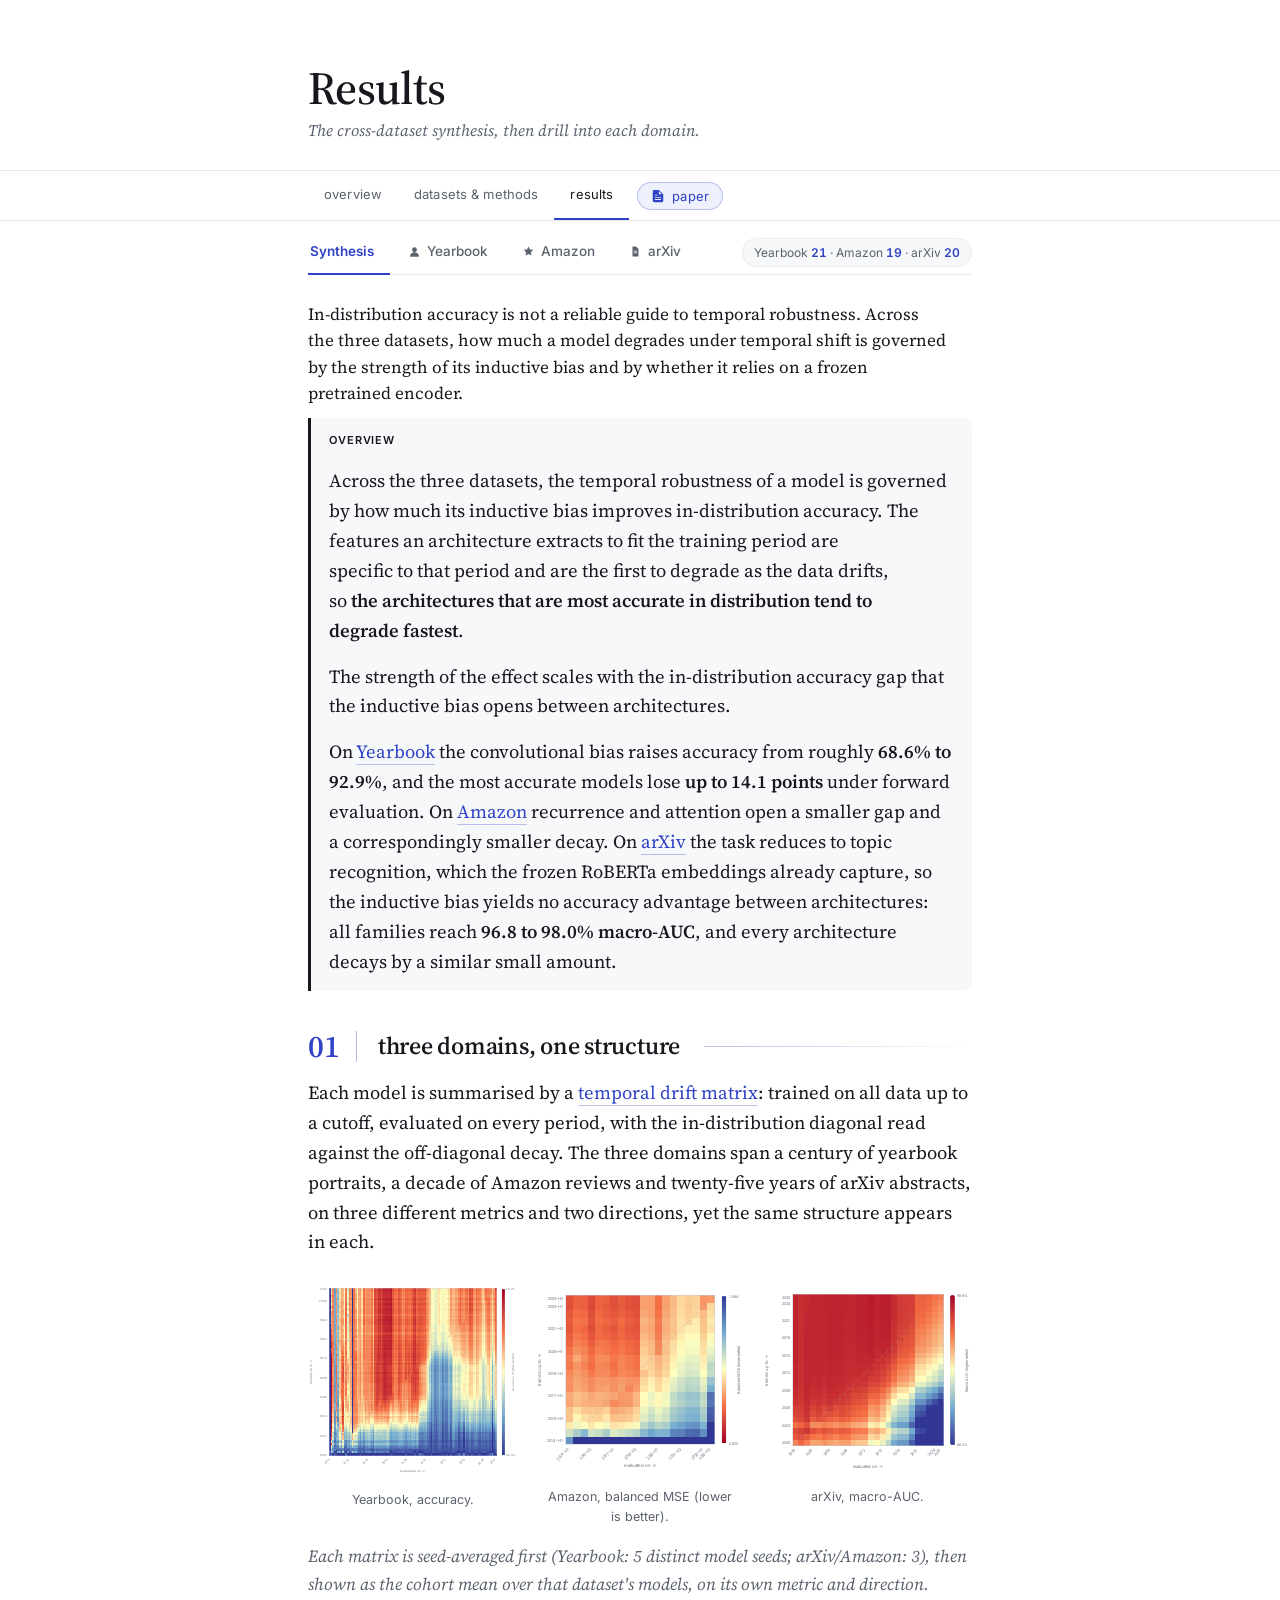
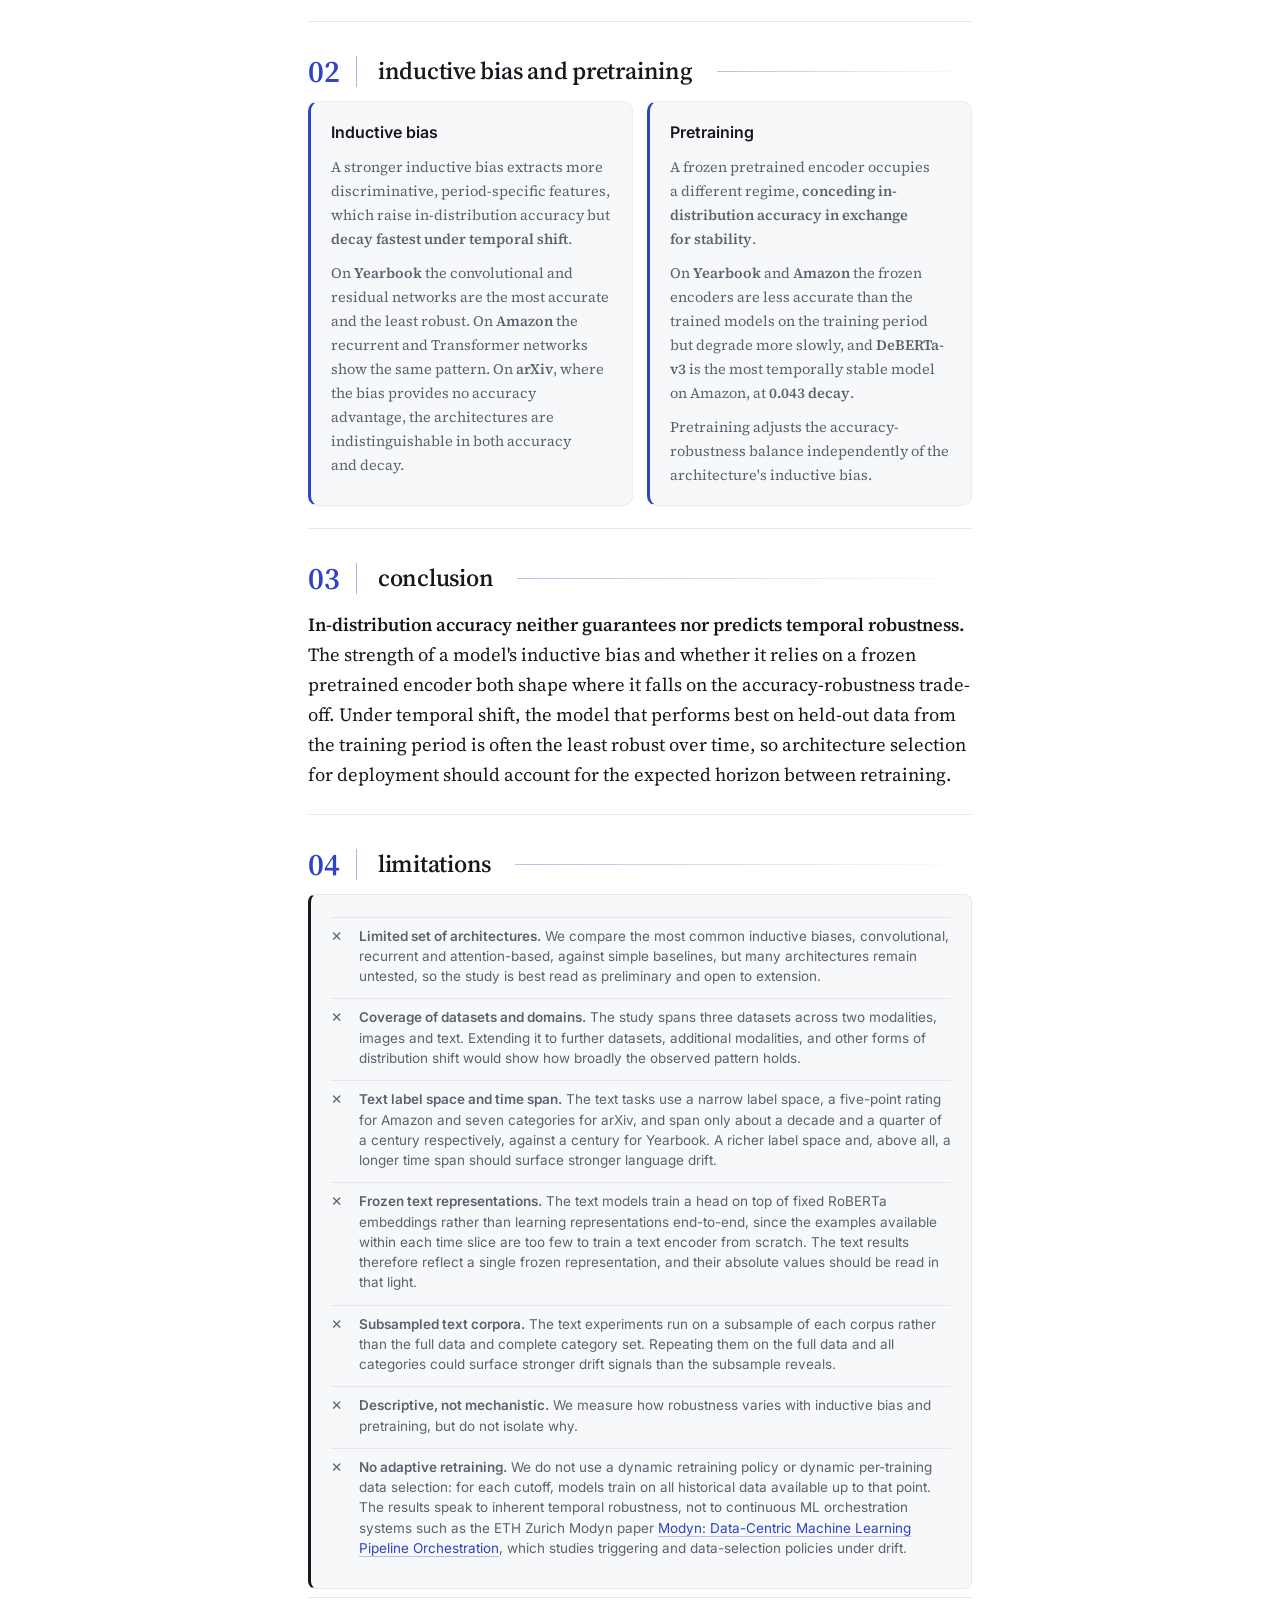
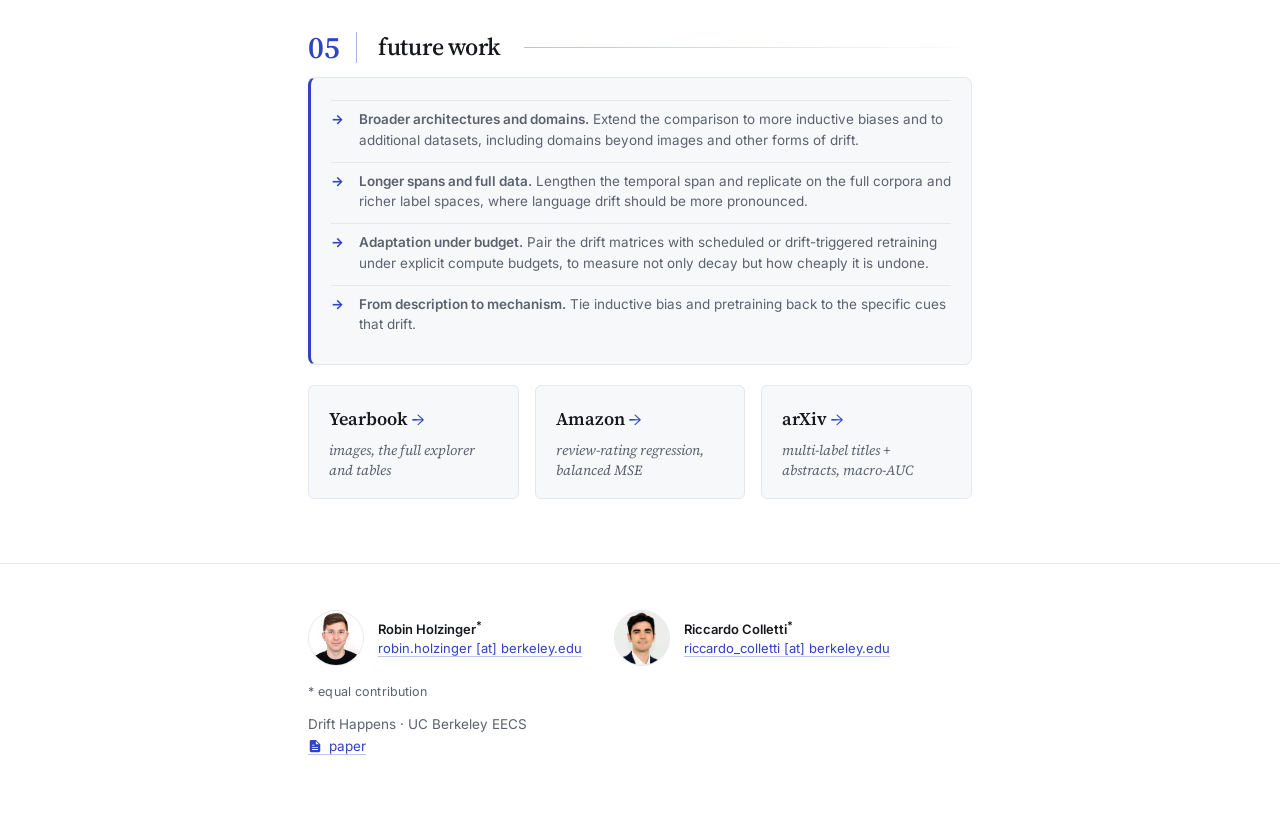
<file: results.html>
<!doctype html>
<html lang="en">
  <head>
    <meta charset="utf-8" />
    <meta name="viewport" content="width=device-width, initial-scale=1" />
    <title>Drift Happens · results</title>
    <meta name="description" content="The cross-dataset synthesis. In-distribution accuracy neither guarantees nor predicts temporal robustness, and inductive bias and pretraining set the trade." />
    <link rel="icon" href="favicon.svg" type="image/svg+xml" />
    <link rel="stylesheet" href="css/base.css" />
    <link rel="stylesheet" href="css/header.css" />
    <link rel="stylesheet" href="css/hero.css" />
    <link rel="stylesheet" href="css/content.css" />
    <link rel="stylesheet" href="css/extra.css" />
    <link rel="stylesheet" href="css/responsive.css" />
    <link rel="stylesheet" href="css/lightbox.css" />
    <link rel="stylesheet" href="css/site.css" />
  </head>
  <body>
    <header>
      <div class="wrap">
        <h1>Results</h1>
        <div class="sub">The cross-dataset synthesis, then drill into each domain.</div>
        <button class="navtoggle" aria-label="open menu" aria-expanded="false">
          <svg viewBox="0 0 22 22" width="24" height="24" aria-hidden="true"><path d="M3 6 H19 M3 11 H19 M3 16 H19" stroke="currentColor" stroke-width="2" fill="none" stroke-linecap="round" /></svg>
        </button>
      </div>
    </header>

    <nav class="tabs2">
      <div class="wrap">
        <div class="navlinks">
          <a href="index.html">overview</a>
          <a href="methods.html">datasets &amp; methods</a>
          <a href="results.html" class="here">results</a>
          <a class="doc" href="drift-happens.pdf"
            ><svg class="docmark" viewBox="0 0 16 16" width="14" height="14" aria-hidden="true">
              <path
                fill="currentColor"
                d="M9 1H3.5A1.5 1.5 0 0 0 2 2.5v11A1.5 1.5 0 0 0 3.5 15h9a1.5 1.5 0 0 0 1.5-1.5V6L9 1zm0 1.5L12.5 6H9V2.5zM4.5 6.5h3v1h-3v-1zm0 2.5h7v1h-7v-1zm0 2.5h7v1h-7v-1z"
              /></svg
            >paper</a
          >
        </div>
      </div>
    </nav>

    <div class="wrap">
      <nav class="subnav" aria-label="results sections">
        <a href="results.html" class="here">Synthesis</a>
        <a href="yearbook-results.html"
          ><svg class="dsi" viewBox="0 0 16 16" aria-hidden="true">
            <circle cx="8" cy="5.9" r="3" />
            <path d="M2.5 14.5a5.5 5.5 0 0 1 11 0z" /></svg
          >Yearbook</a
        >
        <a href="amazon-results.html"
          ><svg class="dsi" viewBox="0 0 16 16" aria-hidden="true"><path d="M8 1.7l1.78 3.74 4.12.5-3.02 2.83.78 4.06L8 10.93l-3.66 1.93.78-4.06L2.1 5.94l4.12-.5z" /></svg>Amazon</a
        >
        <a href="arxiv-results.html"
          ><svg class="dsi" viewBox="0 0 16 16" aria-hidden="true">
            <path d="M4.3 1.9h4.2l3.2 3.1v9H4.3z" />
            <rect x="5.7" y="7.1" width="4.6" height="0.95" rx="0.4" fill="#fff" />
            <rect x="5.7" y="9.3" width="4.6" height="0.95" rx="0.4" fill="#fff" /></svg
          >arXiv</a
        >
        <span class="chip"
          >Yearbook <b><span data-val="yearbook/models"></span></b> · Amazon <b><span data-val="amazon_reviews/models"></span></b> · arXiv <b><span data-val="arxiv/models"></span></b
        ></span>
      </nav>

      <p class="reveal" style="margin: 14px 0 4px; font-size: 17px; line-height: 1.55">
        In-distribution accuracy is not a reliable guide to temporal robustness. Across the three datasets, how much a model degrades under temporal shift is governed by the strength of its inductive
        bias and by whether it relies on a frozen pretrained encoder.
      </p>

      <div class="claim reveal" style="margin: 12px 0 6px">
        <span class="lbl">Overview</span>
        <p>
          Across the three datasets, the temporal robustness of a model is governed by how much its inductive bias improves in-distribution accuracy. The features an architecture extracts to fit the
          training period are specific to that period and are the first to degrade as the data drifts, so <b>the architectures that are most accurate in distribution tend to degrade fastest</b>.
        </p>
        <p>The strength of the effect scales with the in-distribution accuracy gap that the inductive bias opens between architectures.</p>
        <p>
          On <a href="yearbook-results.html">Yearbook</a> the convolutional bias raises accuracy from roughly
          <b><span data-val="yearbook/scratch/indist-min"></span>% to <span data-val="yearbook/scratch/indist-max"></span>%</b>, and the most accurate models lose
          <b>up to <span data-val="yearbook/model/cnn_m/decay"></span> points</b> under forward evaluation. On <a href="amazon-results.html">Amazon</a> recurrence and attention open a smaller gap and
          a correspondingly smaller decay. On <a href="arxiv-results.html">arXiv</a> the task reduces to topic recognition, which the frozen RoBERTa embeddings already capture, so the inductive bias
          yields no accuracy advantage between architectures: all families reach
          <b><span data-val="arxiv/scratch/indist-min"></span> to <span data-val="arxiv/scratch/indist-max"></span>% macro-AUC</b>, and every architecture decays by a similar small amount.
        </p>
      </div>

      <section class="reveal">
        <h2 class="h"><span class="cm">//</span> <span class="id">01</span> &nbsp;three domains, one structure</h2>
        <p>
          Each model is summarised by a <a href="methods.html#protocol">temporal drift matrix</a>: trained on all data up to a cutoff, evaluated on every period, with the in-distribution diagonal read
          against the off-diagonal decay. The three domains span a century of yearbook portraits, a decade of Amazon reviews and twenty-five years of arXiv abstracts, on three different metrics and
          two directions, yet the same structure appears in each.
        </p>
        <div class="smallmults">
          <figure>
            <div class="drift-anim" data-src="data/yearbook.json"></div>
            <figcaption>Yearbook, accuracy.</figcaption>
          </figure>
          <figure>
            <div class="drift-anim" data-src="data/amazon_reviews.json"></div>
            <figcaption>Amazon, balanced MSE (lower is better).</figcaption>
          </figure>
          <figure>
            <div class="drift-anim" data-src="data/arxiv.json"></div>
            <figcaption>arXiv, macro-AUC.</figcaption>
          </figure>
        </div>
        <p class="dimnote">
          Each matrix is seed-averaged first (Yearbook: 5 distinct model seeds; arXiv/Amazon: 3), then shown as the cohort mean over that dataset's models, on its own metric and direction.
        </p>
      </section>

      <section class="reveal">
        <h2 class="h"><span class="cm">//</span> <span class="id">02</span> &nbsp;inductive bias and pretraining</h2>
        <div class="findcards synth">
          <div class="findcard">
            <div class="fc-h">Inductive bias</div>
            <p>A stronger inductive bias extracts more discriminative, period-specific features, which raise in-distribution accuracy but <b>decay fastest under temporal shift</b>.</p>
            <p>
              On <b>Yearbook</b> the convolutional and residual networks are the most accurate and the least robust. On <b>Amazon</b> the recurrent and Transformer networks show the same pattern. On
              <b>arXiv</b>, where the bias provides no accuracy advantage, the architectures are indistinguishable in both accuracy and decay.
            </p>
          </div>
          <div class="findcard">
            <div class="fc-h">Pretraining</div>
            <p>A frozen pretrained encoder occupies a different regime, <b>conceding in-distribution accuracy in exchange for stability</b>.</p>
            <p>
              On <b>Yearbook</b> and <b>Amazon</b> the frozen encoders are less accurate than the trained models on the training period but degrade more slowly, and <b>DeBERTa-v3</b> is the most
              temporally stable model on Amazon, at <b><span data-val="amazon_reviews/model/deberta_v3_base_frozen/decay"></span> decay</b>.
            </p>
            <p>Pretraining adjusts the accuracy-robustness balance independently of the architecture's inductive bias.</p>
          </div>
        </div>
      </section>

      <section class="reveal">
        <h2 class="h"><span class="cm">//</span> <span class="id">03</span> &nbsp;conclusion</h2>
        <p>
          <b>In-distribution accuracy neither guarantees nor predicts temporal robustness.</b> The strength of a model's inductive bias and whether it relies on a frozen pretrained encoder both shape
          where it falls on the accuracy-robustness trade-off. Under temporal shift, the model that performs best on held-out data from the training period is often the least robust over time, so
          architecture selection for deployment should account for the expected horizon between retraining.
        </p>
      </section>

      <section class="reveal">
        <h2 class="h"><span class="cm">//</span> <span class="id">04</span> &nbsp;limitations</h2>
        <div class="lcard limits">
          <ul>
            <li>
              <span
                ><b>Limited set of architectures.</b> We compare the most common inductive biases, convolutional, recurrent and attention-based, against simple baselines, but many architectures remain
                untested, so the study is best read as preliminary and open to extension.</span
              >
            </li>
            <li>
              <span
                ><b>Coverage of datasets and domains.</b> The study spans three datasets across two modalities, images and text. Extending it to further datasets, additional modalities, and other
                forms of distribution shift would show how broadly the observed pattern holds.</span
              >
            </li>
            <li>
              <span
                ><b>Text label space and time span.</b> The text tasks use a narrow label space, a five-point rating for Amazon and seven categories for arXiv, and span only about a decade and a
                quarter of a century respectively, against a century for Yearbook. A richer label space and, above all, a longer time span should surface stronger language drift.</span
              >
            </li>
            <li>
              <span
                ><b>Frozen text representations.</b> The text models train a head on top of fixed RoBERTa embeddings rather than learning representations end-to-end, since the examples available
                within each time slice are too few to train a text encoder from scratch. The text results therefore reflect a single frozen representation, and their absolute values should be read in
                that light.</span
              >
            </li>
            <li>
              <span
                ><b>Subsampled text corpora.</b> The text experiments run on a subsample of each corpus rather than the full data and complete category set. Repeating them on the full data and all
                categories could surface stronger drift signals than the subsample reveals.</span
              >
            </li>
            <li>
              <span><b>Descriptive, not mechanistic.</b> We measure how robustness varies with inductive bias and pretraining, but do not isolate why.</span>
            </li>
            <li>
              <span
                ><b>No adaptive retraining.</b> We do not use a dynamic retraining policy or dynamic per-training data selection: for each cutoff, models train on all historical data available up to
                that point. The results speak to inherent temporal robustness, not to continuous ML orchestration systems such as the ETH Zurich Modyn paper
                <a href="https://doi.org/10.1145/3709705" target="_blank" rel="noopener">Modyn: Data-Centric Machine Learning Pipeline Orchestration</a>, which studies triggering and data-selection
                policies under drift.</span
              >
            </li>
          </ul>
        </div>
      </section>

      <section class="reveal">
        <h2 class="h"><span class="cm">//</span> <span class="id">05</span> &nbsp;future work</h2>
        <div class="lcard future">
          <ul>
            <li>
              <span
                ><b>Broader architectures and domains.</b> Extend the comparison to more inductive biases and to additional datasets, including domains beyond images and other forms of drift.</span
              >
            </li>
            <li>
              <span><b>Longer spans and full data.</b> Lengthen the temporal span and replicate on the full corpora and richer label spaces, where language drift should be more pronounced.</span>
            </li>
            <li>
              <span
                ><b>Adaptation under budget.</b> Pair the drift matrices with scheduled or drift-triggered retraining under explicit compute budgets, to measure not only decay but how cheaply it is
                undone.</span
              >
            </li>
            <li>
              <span><b>From description to mechanism.</b> Tie inductive bias and pretraining back to the specific cues that drift.</span>
            </li>
          </ul>
        </div>

        <div class="nextlinks">
          <a class="navcard" href="yearbook-results.html"
            ><span class="nl-t">Yearbook <span class="nl-arr">&rarr;</span></span
            ><span class="nl-d">images, the full explorer and tables</span></a
          >
          <a class="navcard" href="amazon-results.html"
            ><span class="nl-t">Amazon <span class="nl-arr">&rarr;</span></span
            ><span class="nl-d">review-rating regression, balanced MSE</span></a
          >
          <a class="navcard" href="arxiv-results.html"
            ><span class="nl-t">arXiv <span class="nl-arr">&rarr;</span></span
            ><span class="nl-d">multi-label titles + abstracts, macro-AUC</span></a
          >
        </div>
      </section>
    </div>

    <footer>
      <div class="wrap">
        <div class="authors" style="margin-bottom: 16px">
          <div class="author">
            <img src="assets/authors/robin.png" alt="Robin Holzinger" width="56" height="56" />
            <div class="meta">
              <span class="nm">Robin Holzinger<sup>*</sup></span
              ><br /><a href="#" data-contact-email="robin" aria-label="Email Robin Holzinger"
                ><span>robin</span><span>.</span><span>holzinger</span> <span>[at]</span> <span>berkeley</span><span>.</span><span>edu</span></a
              >
            </div>
          </div>
          <div class="author">
            <img src="assets/authors/riccardo.png" alt="Riccardo Colletti" width="56" height="56" />
            <div class="meta">
              <span class="nm">Riccardo Colletti<sup>*</sup></span
              ><br /><a href="#" data-contact-email="riccardo" aria-label="Email Riccardo Colletti"
                ><span>riccardo</span><span>_</span><span>colletti</span> <span>[at]</span> <span>berkeley</span><span>.</span><span>edu</span></a
              >
            </div>
          </div>
        </div>
        <div class="eqnote">* equal contribution</div>
        Drift Happens &middot; UC Berkeley EECS<br />
        <a class="doc" href="drift-happens.pdf"
          ><svg class="docmark" viewBox="0 0 16 16" width="14" height="14" aria-hidden="true">
            <path
              fill="currentColor"
              d="M9 1H3.5A1.5 1.5 0 0 0 2 2.5v11A1.5 1.5 0 0 0 3.5 15h9a1.5 1.5 0 0 0 1.5-1.5V6L9 1zm0 1.5L12.5 6H9V2.5zM4.5 6.5h3v1h-3v-1zm0 2.5h7v1h-7v-1zm0 2.5h7v1h-7v-1z"
            /></svg
          >paper</a
        >
      </div>
    </footer>

    <script src="js/matrixview.js?v=15"></script>
    <script src="js/driftmatrix.js?v=14" defer></script>
    <script src="js/values.js?v=1" defer></script>
    <script src="js/reveal.js"></script>
    <script src="js/contact.js" defer></script>
    <script src="js/nav.js"></script>
    <script src="js/lightbox.js?v=3"></script>
  </body>
</html>
</file>
<file: css/base.css>
/* base.css - design tokens, reset, layout primitives, typography, links.
   Modern Ink: editorial serif, single indigo accent, hairline rules. */

@import url("https://fonts.googleapis.com/css2?family=Source+Serif+4:ital,opsz,wght@0,8..60,400..600;1,8..60,400..500&family=Inter:wght@400;500;600&display=swap");

:root {
  --paper: #ffffff;
  --card: #f7f8fa;
  --fg: #16181d;
  --ink: #16181d;
  --dim: #5b626e;
  --line: #e9ecf0;
  --rule: #e4e7ec;
  --accent: #2f43c4; /* ink indigo - the single UI accent */
  --accent-soft: #eef0fc;
  --hl: #dde2fb; /* highlight wash behind emphasised words */
  --link: #2f43c4;
  --warn: #c0392b; /* warm red - limitations / negative emphasis */

  --serif: "Source Serif 4", Georgia, "Times New Roman", serif;
  --sans: "Inter", system-ui, -apple-system, "Segoe UI", sans-serif;
  --mono: "SFMono-Regular", Menlo, Consolas, monospace;
}
* {
  box-sizing: border-box;
}
html {
  scroll-behavior: smooth;
  overflow-x: hidden;
  -webkit-text-size-adjust: 100%;
}
body {
  margin: 0;
  background: var(--paper);
  color: var(--fg);
  font-family: var(--serif);
  font-size: 18.5px;
  line-height: 1.62;
  font-weight: 400;
  -webkit-font-smoothing: antialiased;
  text-rendering: optimizeLegibility;
}
.wrap {
  max-width: 720px;
  margin: 0 auto;
  padding: 0 28px;
}
::selection {
  background: var(--accent);
  color: #fff;
}

a {
  color: var(--accent);
  text-decoration: none;
  border-bottom: 1px solid color-mix(in srgb, var(--accent) 32%, transparent);
}
a:hover {
  border-bottom-color: var(--accent);
}
a:focus-visible,
button:focus-visible,
input:focus-visible {
  outline: 2px solid var(--accent);
  outline-offset: 2px;
  border-radius: 3px;
}
a.ext::after {
  content: " \2197";
  font-family: var(--sans);
  font-size: 0.82em;
  color: var(--dim);
}
.doc {
  white-space: nowrap;
}
.docmark {
  display: inline-block;
  vertical-align: -2px;
  margin-right: 7px;
}

p {
  margin: 0.85em 0;
}
.lead {
  font-size: 21px;
  line-height: 1.5;
}
.dim {
  color: var(--dim);
}
.small {
  font-size: 14.5px;
}
b,
strong {
  font-weight: 600;
}
hr {
  border: none;
  border-top: 1px solid var(--line);
  margin: 36px 0;
}

.reveal {
  opacity: 0;
  transform: translateY(16px);
  transition:
    opacity 0.6s ease,
    transform 0.6s cubic-bezier(0.22, 0.61, 0.36, 1);
}
.reveal.in {
  opacity: 1;
  transform: none;
}
@media (prefers-reduced-motion: reduce) {
  .reveal {
    opacity: 1;
    transform: none;
    transition: none;
  }
}

img,
svg {
  max-width: 100%;
  height: auto;
}
.block,
.forms .inner {
  overflow-x: auto;
}
mjx-container[display="true"] {
  overflow-x: auto;
  overflow-y: hidden;
  max-width: 100%;
}
.cap-mini {
  display: none;
}
</file>
<file: css/header.css>
/* header.css - light editorial masthead, wordmark, top nav, mobile hamburger. */

header {
  border-bottom: 1px solid var(--rule);
  padding: 58px 0 26px;
  background: var(--paper);
  color: var(--ink);
}
header .wrap {
  position: relative;
}
.navtoggle {
  all: unset;
  display: none;
  position: absolute;
  top: 50%;
  right: 0;
  transform: translateY(-50%);
  cursor: pointer;
  color: var(--ink);
  padding: 8px;
  border: 1px solid var(--rule);
  border-radius: 8px;
  z-index: 80;
}
.navtoggle:hover {
  background: var(--card);
}

h1 {
  font-family: var(--serif);
  font-size: clamp(30px, 5vw, 46px);
  line-height: 1.08;
  margin: 0.1em 0 0.12em;
  font-weight: 560;
  letter-spacing: -0.015em;
  color: var(--ink);
}
h1 .h1ds {
  height: 0.8em;
  width: auto;
  margin-right: 0.34em;
  vertical-align: -0.06em;
  fill: var(--accent);
}
h1 .h1ds.photo {
  width: 0.8em;
  border-radius: 50%;
  object-fit: cover;
}
h1 .hl {
  color: var(--accent);
}
h1 .brand {
  display: block;
  color: var(--accent);
  letter-spacing: -0.02em;
}
h1 .tagline {
  display: block;
  font-size: 0.52em;
  font-weight: 500;
  font-style: italic;
  color: var(--dim);
  margin-top: 10px;
  line-height: 1.3;
}
.sub {
  color: var(--dim);
  font-size: 16px;
  font-style: italic;
  margin-top: 6px;
}

/* byline: small round photos + name + affiliation, paper-style, at the top */
.byline {
  display: flex;
  flex-wrap: wrap;
  align-items: center;
  gap: 14px 26px;
  margin-top: 20px;
}
.author-top {
  display: flex;
  align-items: center;
  gap: 11px;
}
.author-top img {
  width: 40px;
  height: 40px;
  border-radius: 50%;
  object-fit: cover;
  border: 1px solid var(--rule);
  background: var(--card);
}
.author-top .who {
  display: flex;
  flex-direction: column;
  line-height: 1.25;
}
.author-top .who b {
  font-family: var(--serif);
  font-weight: 600;
  font-size: 16px;
  color: var(--ink);
}
.author-top .who .aff {
  font-family: var(--sans);
  font-size: 12.5px;
  color: var(--dim);
}

/* sticky section tabs - quiet, hairline-ruled, sans labels */
nav.tabs2 {
  position: sticky;
  top: 0;
  z-index: 30;
  background: color-mix(in srgb, var(--paper) 88%, transparent);
  backdrop-filter: saturate(1.1) blur(6px);
  border-bottom: 1px solid var(--rule);
}
nav.tabs2 .wrap {
  display: flex;
  gap: 0;
  flex-wrap: wrap;
  align-items: center;
  padding-top: 0;
  padding-bottom: 0;
  font-family: var(--sans);
  font-size: 13px;
  letter-spacing: 0.01em;
}
.navlinks {
  display: flex;
  flex-wrap: wrap;
  align-items: center;
}
.navclose {
  display: none;
}
nav.tabs2 a {
  border: none;
  border-bottom: 2px solid transparent;
  padding: 13px 16px;
  color: var(--dim);
}
nav.tabs2 .navlinks a:first-child {
  padding-left: 16px;
  margin-left: -16px;
}
nav.tabs2 a:hover {
  color: var(--ink);
}
nav.tabs2 a.here {
  color: var(--ink);
  border-bottom-color: var(--accent);
}
nav.tabs2 a.here:hover {
  color: var(--ink);
}

/* desktop: external resources read as distinct pills, set apart from the page tabs */
@media (min-width: 601px) {
  nav.tabs2 .navlinks a.doc {
    border: 1px solid var(--rule);
    border-bottom: 1px solid var(--rule);
    border-radius: 999px;
    padding: 6px 13px;
    align-self: center;
    line-height: 1;
    transition:
      background 0.16s ease,
      color 0.16s ease,
      border-color 0.16s ease;
  }
  nav.tabs2 .navlinks a.doc {
    margin-left: 8px;
    background: var(--accent-soft);
    color: var(--accent);
    border-color: color-mix(in srgb, var(--accent) 28%, transparent);
  }
  nav.tabs2 .navlinks a.doc:hover {
    background: var(--accent);
    color: #fff;
    border-color: var(--accent);
  }
}
</file>
<file: css/hero.css>
.hero {
  margin: 30px 0 8px;
  padding: 0 0 14px;
}
.hero-inner {
  display: flex;
  flex-direction: column;
  align-items: stretch;
  gap: 16px;
}
.hero .eyebrow {
  font-family: var(--sans);
  font-size: 11.5px;
  font-weight: 600;
  color: var(--accent);
  letter-spacing: 0.16em;
  text-transform: uppercase;
  display: inline-flex;
  align-items: center;
  align-self: flex-start;
  padding-left: 11px;
  border-left: 2px solid var(--accent);
  line-height: 1.15;
}
.hero-title {
  font-family: var(--serif);
  font-size: clamp(28px, 4.6vw, 42px);
  line-height: 1.12;
  margin: 0;
  font-weight: 560;
  letter-spacing: 0;
}
.hero-title span {
  color: var(--accent);
}
.hero-sub {
  font-size: 18px;
  line-height: 1.5;
  color: var(--dim);
  margin: 0;
  max-width: 54ch;
  font-style: italic;
}
.herobox {
  margin: 16px 0 6px;
  width: 100%;
}
.hero .drift-replay {
  margin: 0;
}
.hero .rp-stage {
  max-width: 390px;
}
.hero .herobox figcaption {
  font-family: var(--sans);
  margin-top: 8px;
}
.sheet {
  background: var(--paper);
  border-top: 1px solid var(--rule);
}
.hero .cta {
  display: flex;
  flex-wrap: wrap;
  gap: 10px;
  margin-top: 6px;
}
.btn {
  display: inline-flex;
  align-items: center;
  gap: 8px;
  font-family: var(--sans);
  font-size: 13.5px;
  font-weight: 500;
  line-height: 1;
  padding: 11px 17px;
  border: 1px solid var(--rule);
  border-radius: 999px;
  background: var(--paper);
  color: var(--ink);
  transition:
    background 0.18s ease,
    color 0.18s ease,
    border-color 0.18s ease;
}
.btn:hover {
  background: var(--ink);
  color: #fff;
  border-color: var(--ink);
}
.btn.solid {
  background: var(--accent);
  color: #fff;
  border-color: var(--accent);
}
.btn.solid:hover {
  background: #243598;
  border-color: #243598;
}

.nextlinks {
  display: grid;
  grid-template-columns: 1fr 1fr;
  gap: 16px;
  margin-top: 20px;
}
.navcard {
  display: block;
  border: 1px solid var(--rule);
  border-radius: 6px;
  background: var(--card);
  padding: 18px 20px;
  transition:
    border-color 0.18s ease,
    transform 0.18s ease,
    background 0.18s ease;
}
.navcard:hover {
  border-color: var(--accent);
  transform: translateY(-2px);
  background: var(--paper);
}
.navcard .nl-t {
  display: block;
  font-weight: 600;
  color: var(--ink);
  font-size: 18px;
  font-family: var(--serif);
}
.navcard .nl-arr {
  color: var(--accent);
}
.navcard .nl-d {
  display: block;
  color: var(--dim);
  font-size: 14px;
  margin-top: 6px;
  line-height: 1.45;
  font-style: italic;
}
</file>
<file: css/content.css>
/* content.css - sections, headings, math blocks, theorems, forms,
   curve player, tables, galleries, figures, footer. Modern Ink. */

/* sections read as an editorial column: open, separated by a hairline rule */
.wrap > section {
  padding: 34px 0 8px;
  margin: 0;
  border-top: 1px solid var(--rule);
}
.wrap > section:first-of-type {
  border-top: none;
}

h2.h {
  font-family: var(--serif);
  font-size: 24px;
  font-weight: 560;
  letter-spacing: -0.01em;
  margin: 0 0 14px;
  display: flex;
  align-items: center;
  gap: 16px;
  line-height: 1.2;
}
h2.h .cm {
  display: none;
} /* drop the // marker */
h2.h .id {
  font-family: var(--serif);
  font-size: 31px;
  font-weight: 600;
  letter-spacing: 0;
  color: var(--accent);
  border-right: 1px solid color-mix(in srgb, var(--accent) 30%, var(--rule));
  padding: 0 16px 0 0;
  flex: none;
  line-height: 1;
}
.note {
  color: var(--dim);
  font-size: 14.5px;
  line-height: 1.5;
}
.forms .row {
  border: none;
  border-top: 1px solid var(--rule);
  margin: 0;
  background: transparent;
}
.forms .row:last-child {
  border-bottom: 1px solid var(--rule);
}
.forms .row > button {
  all: unset;
  box-sizing: border-box;
  display: flex;
  justify-content: space-between;
  align-items: center;
  width: 100%;
  cursor: pointer;
  padding: 16px 4px;
  font-family: var(--serif);
  font-size: 18px;
}
.forms .row > button:hover {
  color: var(--accent);
}
.forms .row .arr {
  color: var(--accent);
  transition: transform 0.25s;
  font-size: 1.2em;
}
.forms .row.open .arr {
  transform: rotate(90deg);
}
.forms .row .panel {
  max-height: 0;
  overflow: hidden;
  transition: max-height 0.35s ease;
}
.forms .row.open .panel {
  max-height: 360px;
}
.forms .row .panel .inner {
  padding: 2px 4px 18px;
}
.player-top .note {
  font-style: italic;
}
.tasks button.on {
  background: var(--ink);
  color: #fff;
  border-color: var(--ink);
}

/* tables / kill-fraction bars / galleries */
table {
  border-collapse: collapse;
  width: 100%;
  font-family: var(--sans);
  font-size: 14px;
  margin: 16px 0;
}
th,
td {
  border-bottom: 1px solid var(--rule);
  padding: 9px 12px;
  text-align: right;
}
th:first-child,
td:first-child {
  text-align: left;
}
thead th {
  background: transparent;
  color: var(--ink);
  font-weight: 600;
  border-bottom: 2px solid var(--ink);
}
h3.grp {
  font-family: var(--sans);
  font-size: 13px;
  font-weight: 600;
  letter-spacing: 0.04em;
  text-transform: uppercase;
  color: var(--dim);
  margin: 30px 0 4px;
  padding-bottom: 8px;
  border-bottom: 1px solid var(--rule);
}

/* two small side-by-side explanatory figures */
.twofig {
  display: flex;
  gap: 18px;
  flex-wrap: wrap;
  justify-content: center;
  margin: 18px 0;
}
.twofig figure {
  flex: 1 1 220px;
  max-width: 320px;
  margin: 0;
  border: 1px solid var(--rule);
  border-radius: 6px;
  background: var(--card);
  padding: 12px 12px 8px;
}
.twofig figure > img {
  display: block;
  width: 100%;
  height: auto;
  margin: 2px auto 0;
  background: #fff;
  border-radius: 2px;
}
.twofig figcaption {
  margin-top: 8px;
}
.algo-tab.on {
  background: var(--ink);
  color: #fff;
}
.algo-tab:not(.on):hover {
  background: var(--card);
}

/* generic figure captions (overview duo / inline figures) */
figcaption.note {
  font-style: italic;
}

/* footer + authors - light, hairline top */
footer {
  border-top: 1px solid var(--rule);
  background: var(--paper);
  margin-top: 56px;
  padding: 40px 0 64px;
  color: var(--dim);
  font-family: var(--sans);
  font-size: 13.5px;
  line-height: 1.6;
}
footer .wrap {
}
footer a {
  color: var(--accent);
}
.authors {
  display: flex;
  gap: 32px;
  flex-wrap: wrap;
  margin-top: 6px;
}
.author {
  display: flex;
  gap: 14px;
  align-items: center;
}
.author img {
  width: 56px;
  height: 56px;
  border-radius: 50%;
  border: 1px solid var(--rule);
  object-fit: cover;
  background: var(--card);
}
/* equal-contribution footnote, sat right under the author lists (header + footer) */
.eqnote {
  font-family: var(--sans);
  font-size: 12.5px;
  color: var(--dim);
  letter-spacing: 0.01em;
  margin: 8px 0 12px;
}
.author .nm {
  font-weight: 600;
  color: var(--ink);
}
.author .meta {
  font-size: 13px;
  line-height: 1.5;
}
.author .meta a {
  border-bottom: 1px solid color-mix(in srgb, var(--accent) 32%, transparent);
}

/* ---------- editorial details ---------- */

/* drop cap on the opening paragraph */
.lead::first-letter {
  float: left;
  font-family: var(--serif);
  font-weight: 600;
  color: var(--accent);
  font-size: 3.1em;
  line-height: 0.8;
  padding: 7px 11px 0 0;
}

/* section heading: a hairline rule trails the title to the right margin,
   tinted with the accent so the indigo threads through the whole line */
h2.h::after {
  content: "";
  flex: 1 1 auto;
  align-self: center;
  height: 1px;
  background: linear-gradient(90deg, color-mix(in srgb, var(--accent) 24%, var(--rule)), transparent);
  margin-left: 8px;
}

/* accent list markers, with a touch more air */
section ul {
  padding-left: 1.25em;
}
section ul li {
  margin: 0.3em 0;
  padding-left: 0.2em;
}
section ul li::marker {
  color: var(--accent);
}

/* tabular figures so columns and readouts line up */
table,
.curve-legend,
.killrow,
.player-top .note {
  font-variant-numeric: tabular-nums;
}

/* tidy line breaks */
h1,
h2.h,
.hero-title,
.title {
  text-wrap: balance;
}
p,
.lead,
.note,
figcaption {
  text-wrap: pretty;
}
</file>
<file: css/extra.css>
/* ---------- generic card grids ---------- */
.cardgrid {
  display: grid;
  gap: 16px;
  margin: 18px 0 6px;
}
.cardgrid.cols-2 {
  grid-template-columns: repeat(2, 1fr);
}
.cardgrid.cols-3 {
  grid-template-columns: repeat(3, 1fr);
}
.card {
  border: 1px solid var(--rule);
  border-radius: 8px;
  background: var(--card);
  padding: 20px;
  transition:
    border-color 0.18s ease,
    transform 0.18s ease,
    background 0.18s ease;
}
.card:hover {
  border-color: color-mix(in srgb, var(--accent) 45%, var(--rule));
  transform: translateY(-2px);
}
.card .ct {
  font-family: var(--serif);
  font-weight: 600;
  font-size: 19px;
  margin: 0 0 6px;
  line-height: 1.25;
}
.card .ct .ix {
  color: var(--accent);
}
.card p {
  margin: 0;
  font-size: 15.5px;
  color: var(--dim);
  line-height: 1.5;
}

/* contribution cards carry a small accent eyebrow */
.card .eb {
  font-family: var(--sans);
  font-size: 11px;
  font-weight: 600;
  letter-spacing: 0.14em;
  text-transform: uppercase;
  color: var(--accent);
  display: block;
  margin-bottom: 8px;
}

/* ---------- dataset cards ---------- */
.dataset .ct {
  display: flex;
  align-items: baseline;
  justify-content: space-between;
  gap: 12px;
  border-bottom: 1px solid var(--rule);
  padding-bottom: 10px;
  margin-bottom: 12px;
}

/* saliency comparison (labelled strips by model and cutoff) */
.saliency-grid {
  display: grid;
  grid-template-columns: repeat(2, 1fr);
  gap: 16px;
  margin: 14px 0;
}
.saliency-grid figure {
  margin: 0;
  border: 1px solid var(--rule);
  border-radius: 8px;
  background: var(--card);
  overflow: hidden;
}
.saliency-grid .sh {
  font-family: var(--sans);
  font-size: 12.5px;
  font-weight: 600;
  color: var(--ink);
  background: var(--accent-soft);
  padding: 8px 12px;
  border-bottom: 1px solid var(--rule);
}
.saliency-grid img {
  display: block;
  width: 100%;
  height: auto;
  padding: 12px;
  background: #fff;
}
.conclusion .num {
  flex: none;
  width: 34px;
  height: 34px;
  border-radius: 50%;
  background: var(--accent);
  color: #fff;
  font-family: var(--serif);
  font-weight: 600;
  display: flex;
  align-items: center;
  justify-content: center;
}

/* ---------- limitations / future work ---------- */
.twocol {
  display: grid;
  grid-template-columns: 1fr 1fr;
  gap: 18px;
  margin: 16px 0 6px;
}
.lcard {
  border: 1px solid var(--rule);
  border-radius: 8px;
  background: var(--card);
  padding: 18px 20px;
}
.lcard.future {
  border-left: 3px solid var(--accent);
}
.lcard.limits {
  border-left: 3px solid var(--ink);
}
.lcard h4 {
  font-family: var(--sans);
  font-size: 12px;
  font-weight: 600;
  letter-spacing: 0.08em;
  text-transform: uppercase;
  color: var(--dim);
  margin: 0 0 10px;
}
.lcard ul {
  list-style: none;
  margin: 0;
  padding: 0;
}
.lcard li {
  display: grid;
  grid-template-columns: 18px 1fr;
  gap: 10px;
  padding: 8px 0;
  border-top: 1px solid var(--rule);
  font-family: var(--sans);
  font-size: 13.5px;
  color: var(--dim);
  line-height: 1.5;
}
.lcard li::before {
  font-weight: 700;
}
.lcard.future li::before {
  content: "\2192";
  color: var(--accent);
}
.lcard.limits li::before {
  content: "\2715";
  color: var(--dim);
}

/* ---------- responsive ---------- */
@media (max-width: 720px) {
  .methodgrid,
  .pairgrid {
    grid-template-columns: 1fr;
  }
  .pairgrid figure {
    position: static;
  }
}
@media (max-width: 600px) {
  .cardgrid.cols-2,
  .cardgrid.cols-3,
  .drift-types,
  .conclusions,
  .twocol,
  .saliency-grid {
    grid-template-columns: 1fr;
  }
}
</file>
<file: css/responsive.css>
@media (max-width: 600px) {
  body {
    font-size: 16px;
    line-height: 1.6;
  }
  .wrap {
    padding: 0 24px;
  }
  .hero,
  .lead,
  .algos,
  .wrap > p {
    padding-left: 2px;
    padding-right: 2px;
  }
  .wrap > section {
    padding: 26px 0 6px;
  }
  p {
    margin: 0.8em 0;
  }
  h1 {
    font-size: 30px;
  }
  .sub {
    font-size: 15px;
  }
  h2.h {
    font-size: 21px;
    margin-bottom: 12px;
    gap: 10px;
  }
  .lead {
    font-size: 18px;
    line-height: 1.5;
    margin: 18px 0 4px;
  }
  .small,
  .note,
  .proof {
    font-size: 14px;
  }
  ul {
    padding-left: 22px;
  }
  header h1 {
    padding-right: 40px;
  }

  /* top nav collapses; the header hamburger opens a side drawer */
  .navtoggle {
    display: flex;
    align-items: center;
    justify-content: center;
    right: 18px;
  }
  header h1,
  header .sub {
    padding-right: 56px;
  }
  nav.tabs2 {
    position: static;
    background: transparent;
    border-bottom: none;
    height: 0;
    backdrop-filter: none;
  }
  nav.tabs2 .wrap {
    display: block;
    height: 0;
    min-height: 0;
    padding: 0;
    overflow: visible;
  }
  nav.tabs2 .navlinks {
    position: fixed;
    top: 0;
    right: 0;
    height: 100vh;
    width: 80%;
    max-width: 320px;
    flex-direction: column;
    align-items: stretch;
    background: var(--ink);
    color: #f3f4f6;
    padding: 58px 0 0;
    transform: translateX(101%);
    transition: transform 0.3s ease;
    border-left: 1px solid rgba(255, 255, 255, 0.1);
    box-shadow: -10px 0 40px rgba(0, 0, 0, 0.3);
    z-index: 90;
  }
  body.nav-open nav.tabs2 .navlinks {
    transform: translateX(0);
  }
  nav.tabs2 .navlinks a {
    color: #e8eaee;
    border: none;
    border-bottom: 1px solid rgba(255, 255, 255, 0.08);
    padding: 16px 26px;
    margin: 0;
    background: transparent;
  }
  nav.tabs2 .navlinks a:first-child {
    padding-left: 26px;
    margin-left: 0;
  }
  nav.tabs2 .navlinks a:hover {
    background: rgba(255, 255, 255, 0.06);
    color: #fff;
  }
  nav.tabs2 .navlinks a.here {
    background: rgba(255, 255, 255, 0.06);
    color: #fff;
    border-bottom-color: rgba(255, 255, 255, 0.08);
  }
  .navclose {
    display: block;
    position: absolute;
    top: 10px;
    right: 16px;
    all: unset;
    cursor: pointer;
    color: #f3f4f6;
    font-size: 30px;
    line-height: 1;
    padding: 4px 10px;
  }
  .navbackdrop {
    position: fixed;
    inset: 0;
    background: rgba(0, 0, 0, 0.45);
    z-index: 85;
    opacity: 0;
    visibility: hidden;
    transition: opacity 0.25s ease;
  }
  body.nav-open .navbackdrop {
    opacity: 1;
    visibility: visible;
  }

  .twofig {
    gap: 10px;
    margin: 14px 0;
    flex-wrap: nowrap;
  }
  .twofig figure {
    flex: 1 1 0;
    min-width: 0;
    max-width: none;
    margin: 0;
    padding: 8px;
  }
  .twofig figcaption {
    font-size: 12.5px;
  }
  .nextlinks {
    grid-template-columns: 1fr;
    gap: 12px;
  }
  table {
    font-size: 13px;
  }
  th,
  td {
    padding: 7px 8px;
  }
  footer {
    font-size: 13px;
  }
}

@media (max-width: 430px) {
  body {
    font-size: 15.5px;
    line-height: 1.58;
  }
  .wrap {
    padding: 0 20px;
  }
  .wrap > section {
    padding: 24px 0 6px;
  }
  h1 {
    font-size: 26px;
  }
  h2.h {
    font-size: 19px;
  }
  .lead {
    font-size: 17px;
  }
  .author {
    gap: 10px;
  }
  .author img {
    width: 48px;
    height: 48px;
  }
}
</file>
<file: css/site.css>
/* site.css - components built on the base.css tokens; indigo is the only UI
   accent, warn-red only in data and partial/missing-run flags. */

/* ---- utilities ---- */
.vh {
  position: absolute !important;
  width: 1px;
  height: 1px;
  margin: -1px;
  padding: 0;
  border: 0;
  clip: rect(0 0 0 0);
  clip-path: inset(50%);
  overflow: hidden;
  white-space: nowrap;
}
.warn {
  color: var(--warn);
}
.dimnote {
  color: var(--dim);
  font-style: italic;
  font-size: 0.92em;
}

/* ---- segmented control (klippo .on-state) ---- */
.seg {
  display: inline-flex;
  gap: 2px;
  padding: 3px;
  border: 1px solid var(--rule);
  border-radius: 9px;
  background: var(--card);
}
.seg button {
  font-family: var(--sans);
  font-size: 13px;
  font-weight: 500;
  color: var(--dim);
  background: transparent;
  border: 0;
  border-radius: 6px;
  padding: 5px 11px;
  cursor: pointer;
  white-space: nowrap;
}
.seg button:hover {
  color: var(--ink);
}
.seg button.on {
  background: var(--paper);
  color: var(--accent);
  box-shadow: 0 1px 2px rgba(20, 24, 35, 0.08);
}
.seg button:disabled {
  color: color-mix(in srgb, var(--dim) 45%, transparent);
  cursor: not-allowed;
}

/* ---- drift matrix viewer ---- */
.drift-explorer {
  margin: 18px 0 8px;
  padding: 16px;
  border: 1px solid var(--rule);
  border-radius: 12px;
  background: var(--card);
}
.mx-bar {
  display: flex;
  flex-wrap: wrap;
  gap: 12px 18px;
  align-items: flex-start;
  justify-content: space-between;
  margin-bottom: 12px;
}
.mx-models {
  display: flex;
  flex-direction: column;
  align-items: flex-start;
  gap: 8px;
}
.mx-fam {
  display: flex;
  align-items: flex-start;
  gap: 8px;
}
.mx-fam-label {
  flex: none;
  width: 72px;
  font-family: var(--sans);
  font-size: 11px;
  font-weight: 600;
  color: var(--dim);
  border-left: 3px solid var(--fc, var(--rule));
  padding: 6px 0 0 7px;
}
.mx-fam-btns {
  display: flex;
  flex-wrap: wrap;
  gap: 6px;
}
.mx-models button {
  font-family: var(--sans);
  font-size: 12px;
  font-weight: 500;
  color: var(--dim);
  background: var(--paper);
  border: 1px solid var(--rule);
  border-radius: 7px;
  padding: 5px 10px;
  cursor: pointer;
  white-space: nowrap;
  transition:
    color 0.12s,
    border-color 0.12s,
    background 0.12s;
}
.mx-models button:hover {
  color: var(--ink);
  border-color: color-mix(in srgb, var(--accent) 35%, var(--rule));
}
.mx-models button.on {
  color: #fff;
  background: var(--accent);
  border-color: var(--accent);
}
.mx-view {
  flex: none;
}
.mx-banner {
  font-family: var(--sans);
  font-size: 12.5px;
  color: var(--dim);
  padding: 7px 11px;
  border-radius: 8px;
  background: var(--paper);
  border: 1px solid var(--line);
  margin-bottom: 12px;
}
.mx-banner b {
  color: var(--ink);
}
.mx-stage {
  display: grid;
  grid-template-columns: 1fr;
  gap: 16px;
  align-items: start;
}
.mx-stage.two {
  grid-template-columns: 1fr 1fr;
}
.mx-panel {
  min-width: 0;
}
.mx-ptitle {
  font-family: var(--sans);
  font-size: 11px;
  font-weight: 600;
  letter-spacing: 0.04em;
  text-transform: uppercase;
  color: var(--dim);
  margin-bottom: 6px;
}
.mx-matrix {
  background: var(--paper);
  border: 1px solid var(--line);
  border-radius: 8px;
  padding: 8px;
}
.mx-readout {
  font-family: var(--sans);
  font-size: 12.5px;
  color: var(--dim);
  min-height: 20px;
  margin: 9px 2px 0;
}
.mx-readout b {
  color: var(--ink);
  font-variant-numeric: tabular-nums;
}
.mx-summary {
  margin-top: 14px;
}
.mx-summary-caption {
  font-family: var(--sans);
  font-size: 11px;
  font-weight: 600;
  letter-spacing: 0.04em;
  text-transform: uppercase;
  color: var(--dim);
  margin-bottom: 6px;
}
.mx-stats {
  border-collapse: collapse;
  font-family: var(--sans);
  font-size: 13px;
  width: 100%;
  max-width: 560px;
}
.mx-stats th {
  text-align: left;
  font-weight: 600;
  color: var(--ink);
  padding: 6px 14px 6px 0;
  border-bottom: 1px solid var(--line);
  white-space: nowrap;
}
.mx-stats td.num {
  text-align: right;
  font-variant-numeric: tabular-nums;
  color: var(--ink);
  padding: 6px 14px 6px 0;
  border-bottom: 1px solid var(--line);
  white-space: nowrap;
}
.mx-stats td.def {
  color: var(--dim);
  font-size: 12px;
  padding: 6px 0;
  border-bottom: 1px solid var(--line);
}

/* ---- metric-direction banner (page-level) ---- */
.metricbar {
  display: flex;
  flex-wrap: wrap;
  gap: 6px 14px;
  align-items: baseline;
  font-family: var(--sans);
  font-size: 13px;
  color: var(--dim);
  padding: 9px 13px;
  border-radius: 9px;
  margin: 6px 0 4px;
  background: var(--accent-soft);
  border: 1px solid color-mix(in srgb, var(--accent) 20%, var(--rule));
}
.metricbar b {
  color: var(--ink);
  font-size: 14px;
}
.metricbar.invert {
  background: color-mix(in srgb, var(--warn) 9%, var(--card));
  border-color: color-mix(in srgb, var(--warn) 28%, var(--rule));
}
.metricbar .cbar {
  display: inline-flex;
  align-items: center;
  gap: 6px;
}
.metricbar .cbar svg {
  display: block;
  border-radius: 2px;
}
.metricbar .cbar i {
  font-style: normal;
  font-variant-numeric: tabular-nums;
  font-size: 11px;
  color: var(--dim);
}

/* ---- result tables ---- */
.rtable {
  width: 100%;
  border-collapse: collapse;
  margin: 8px 0 4px;
  font-family: var(--sans);
  font-size: 13.5px;
  font-variant-numeric: tabular-nums;
}
.rtable caption {
  text-align: left;
  color: var(--dim);
  font-size: 12.5px;
  line-height: 1.5;
  margin-bottom: 8px;
}
.rtable th,
.rtable td {
  padding: 6px 10px;
  border-bottom: 1px solid var(--line);
  text-align: left;
}
.rtable thead th {
  color: var(--dim);
  font-weight: 600;
  border-bottom: 1.5px solid var(--rule);
}
.rtable th.num,
.rtable td.num {
  text-align: right;
}
.rtable td.model {
  color: var(--ink);
  font-weight: 500;
}
.rtable thead th[role="button"] {
  cursor: pointer;
  user-select: none;
}
.rtable thead th[role="button"]:hover {
  color: var(--accent);
}
.rtable thead th[aria-sort="ascending"]::after {
  content: " ↑";
  color: var(--accent);
}
.rtable thead th[aria-sort="descending"]::after {
  content: " ↓";
  color: var(--accent);
}
.rtable tbody tr[role="button"] {
  cursor: pointer;
}
.rtable tbody tr[role="button"]:hover {
  background: var(--accent-soft);
}
.rtable td.span {
  text-align: center;
}
.rtable td.calt,
.rtable th.calt {
  background: color-mix(in srgb, var(--accent) 6%, transparent);
}
.tbl-wrap {
  background: var(--card);
  border: 1px solid var(--line);
  border-radius: 11px;
  padding: 4px 18px;
  margin: 10px 0 16px;
  overflow-x: auto;
}
.tbl-more {
  font-family: var(--sans);
  font-size: 12.5px;
  font-weight: 500;
  color: var(--accent);
  background: transparent;
  border: 0;
  padding: 8px 2px;
  cursor: pointer;
}
.tbl-more:hover {
  text-decoration: underline;
}
.fam-filter {
  display: flex;
  flex-wrap: wrap;
  gap: 6px;
  margin: 2px 0 11px;
}
.fam-chip {
  font-family: var(--sans);
  font-size: 11.5px;
  padding: 3px 11px;
  border-radius: 999px;
  border: 1px solid var(--line);
  background: var(--card);
  color: var(--dim);
  cursor: pointer;
  line-height: 1.5;
  transition:
    background 0.12s,
    color 0.12s,
    border-color 0.12s;
}
.fam-chip:hover {
  border-color: var(--fc, var(--ink));
}
.fam-chip.on {
  color: #fff;
  border-color: transparent;
  background: var(--fc, var(--ink));
}
.fg-bar {
  display: flex;
  flex-wrap: wrap;
  gap: 10px 14px;
  margin: 8px 0 12px;
}
.fg-chart {
  background: var(--paper);
  border: 1px solid var(--line);
  border-radius: 10px;
  padding: 10px 12px;
  max-width: 560px;
}
.fg-legend {
  display: flex;
  flex-wrap: wrap;
  gap: 6px 14px;
  margin-top: 8px;
  font-family: var(--sans);
  font-size: 12px;
  color: var(--dim);
}
.fg-legend-models {
  font-size: 11px;
  gap: 4px 10px;
}
.fg-li {
  display: inline-flex;
  align-items: center;
  gap: 5px;
  transition: opacity 0.12s ease;
}
.fg-dot {
  width: 10px;
  height: 10px;
  border-radius: 2px;
  display: inline-block;
}
.rescards {
  display: grid;
  grid-template-columns: repeat(3, 1fr);
  gap: 12px;
  margin: 14px 0;
}
.rescard {
  border: 1px solid var(--line);
  border-radius: 10px;
  background: var(--card);
  padding: 13px 15px;
}
.rescard .rc-h {
  font-family: var(--sans);
  font-size: 11px;
  font-weight: 600;
  letter-spacing: 0.04em;
  text-transform: uppercase;
  color: var(--accent);
  margin-bottom: 6px;
}
.rescard p {
  margin: 0;
  font-size: 13px;
  line-height: 1.45;
  color: var(--dim);
}
@media (max-width: 640px) {
  .rescards {
    grid-template-columns: 1fr;
  }
}
.findcards {
  display: flex;
  flex-direction: column;
  gap: 10px;
  margin: 14px 0;
}
.findcard {
  display: grid;
  grid-template-columns: 160px 1fr;
  gap: 18px;
  align-items: center;
  border: 1px solid var(--line);
  border-left: 3px solid var(--accent);
  border-radius: 10px;
  background: var(--card);
  padding: 14px 18px;
}
.findcard .fc-h {
  font-family: var(--sans);
  font-weight: 600;
  font-size: 15px;
  color: var(--ink);
}
.findcard p {
  margin: 0;
  font-size: 13.5px;
  line-height: 1.5;
  color: var(--dim);
}
@media (max-width: 600px) {
  .findcard {
    grid-template-columns: 1fr;
    gap: 5px;
  }
}

.findcards.synth {
  display: grid;
  grid-template-columns: 1fr 1fr;
  gap: 14px;
}
.findcards.synth .findcard {
  display: block;
  padding: 18px 20px;
}
.findcards.synth .findcard .fc-h {
  display: block;
  font-size: 16px;
  margin-bottom: 9px;
}
.findcards.synth .findcard p {
  font-size: 14.5px;
  line-height: 1.66;
}
.findcards.synth .findcard p + p {
  margin-top: 10px;
}
@media (max-width: 760px) {
  .findcards.synth {
    grid-template-columns: 1fr;
  }
}

.cutoff-pills {
  margin: 6px 0 10px;
}
.cutoff-table {
  overflow-x: auto;
}

/* ---- by-family diverging decay grid ---- */
.decay-grid {
  margin: 16px 0 4px;
}
.dg-note {
  font-family: var(--sans);
  font-size: 12.5px;
  color: var(--dim);
  margin-bottom: 8px;
}
.dgtable {
  border-collapse: collapse;
  font-family: var(--sans);
  font-size: 13px;
  font-variant-numeric: tabular-nums;
}
.dgtable th {
  padding: 5px 10px;
  color: var(--dim);
  font-weight: 600;
  text-align: right;
}
.dgtable td.dg {
  padding: 7px 12px;
  text-align: right;
  border: 2px solid var(--paper);
  border-radius: 3px;
  min-width: 56px;
}
.dg-legend {
  display: inline-flex;
  align-items: center;
  gap: 8px;
  margin-top: 10px;
  font-family: var(--sans);
  font-size: 11.5px;
  color: var(--dim);
}
.dg-bar {
  width: 120px;
  height: 10px;
  border-radius: 2px;
  display: inline-block;
}

/* ---- formal blocks ---- */
.definition,
.claim {
  border-left: 3px solid var(--accent);
  background: var(--card);
  padding: 14px 18px;
  margin: 18px 0;
  border-radius: 0 8px 8px 0;
}
.definition .lbl,
.claim .lbl {
  font-family: var(--sans);
  font-size: 11px;
  font-weight: 600;
  letter-spacing: 0.08em;
  text-transform: uppercase;
  color: var(--accent);
  display: block;
  margin-bottom: 5px;
}
.claim {
  border-left-color: var(--ink);
}
.claim .lbl {
  color: var(--ink);
}
.definition p:last-child,
.claim p:last-child {
  margin-bottom: 0;
}
.claim .qed {
  float: right;
  color: var(--dim);
}

/* ---- dataset sub-nav with completeness chip ---- */
.subnav {
  display: flex;
  flex-wrap: wrap;
  align-items: center;
  gap: 2px;
  margin: 10px 0 26px;
  border-bottom: 1px solid var(--line);
}
.subnav a {
  font-family: var(--sans);
  font-size: 13.5px;
  font-weight: 500;
  color: var(--dim);
  padding: 10px 16px;
  text-decoration: none;
  border-bottom: 2px solid transparent;
  margin-bottom: -1px;
  transition:
    color 0.15s,
    border-color 0.15s;
}
.subnav a:first-of-type {
  padding-left: 2px;
}
.subnav a:hover {
  color: var(--ink);
}
.subnav a.here {
  color: var(--accent);
  border-bottom-color: var(--accent);
  font-weight: 600;
}
.subnav a .dsi {
  width: 13px;
  height: 13px;
  margin-right: 6px;
  vertical-align: -2px;
  fill: currentColor;
}
.chip {
  font-family: var(--sans);
  font-size: 12px;
  font-variant-numeric: tabular-nums;
  color: var(--dim);
  padding: 4px 11px;
  border-radius: 20px;
  background: var(--card);
  border: 1px solid var(--line);
  margin-left: auto;
  align-self: center;
}
.chip b {
  color: var(--accent);
}

/* ---- small-multiples row (synthesis page) ---- */
.smallmults {
  display: grid;
  grid-template-columns: repeat(3, 1fr);
  gap: 18px;
  margin: 16px 0;
}
.smallmults figure {
  margin: 0;
}
.smallmults figcaption {
  font-family: var(--sans);
  font-size: 12.5px;
  color: var(--dim);
  margin-top: 6px;
  text-align: center;
}

.avatar-i {
  display: inline-flex;
  align-items: center;
  justify-content: center;
  flex: none;
  width: 56px;
  height: 56px;
  font-size: 18px;
  border-radius: 50%;
  background: var(--accent-soft);
  color: var(--accent);
  font-family: var(--sans);
  font-weight: 600;
  letter-spacing: 0.02em;
}
.byline .avatar-i {
  width: 40px;
  height: 40px;
  font-size: 13px;
}

.deflist {
  margin: 12px 0 4px;
}
.defrow {
  display: grid;
  grid-template-columns: 168px 1fr;
  gap: 18px;
  padding: 11px 0;
  border-top: 1px solid var(--rule);
}
.defrow .dt {
  font-family: var(--sans);
  font-weight: 600;
  font-size: 14px;
  color: var(--ink);
}
.defrow .dd {
  color: var(--dim);
}
@media (max-width: 720px) {
  .defrow {
    grid-template-columns: 1fr;
    gap: 4px;
  }
}

.contriblist {
  margin: 6px 0 0;
  padding: 0;
  list-style: none;
  counter-reset: contrib;
}
.contriblist li {
  position: relative;
  padding: 10px 0 10px 34px;
  border-top: 1px solid var(--rule);
  counter-increment: contrib;
}
.contriblist li::before {
  content: counter(contrib);
  position: absolute;
  left: 0;
  top: 11px;
  font-family: var(--sans);
  font-size: 12px;
  font-weight: 600;
  color: var(--accent);
  width: 22px;
  height: 22px;
  line-height: 22px;
  text-align: center;
  border: 1px solid color-mix(in srgb, var(--accent) 30%, var(--rule));
  border-radius: 50%;
}

/* clickable dataset cards (methods datasets section) */
a.card {
  text-decoration: none;
  color: inherit;
  border-bottom: 0;
}
a.card:hover {
  border-bottom: 0;
}
.dscard {
  display: flex;
  flex-direction: column;
}
.dscard .ct {
  color: var(--accent);
}
.dsmeta {
  list-style: none;
  margin: 8px 0 12px;
  padding: 0;
  font-family: var(--sans);
  font-size: 13.5px;
  color: var(--dim);
  line-height: 1.55;
}
.dsmeta li {
  padding: 1px 0;
}
.dsmetric {
  margin: auto 0 0;
  font-family: var(--sans);
  font-weight: 600;
  font-size: 13.5px;
  color: var(--ink);
  display: flex;
  justify-content: space-between;
  align-items: baseline;
}
.dsmore {
  color: var(--accent);
  font-weight: 500;
  font-size: 12.5px;
}

/* protocol flowchart (overview, between lead and abstract) */
.protoflow {
  margin: 20px 0 16px;
}
.pf-row {
  display: flex;
  align-items: stretch;
  gap: 8px;
}
.pf-step {
  flex: 1;
  display: flex;
  flex-direction: column;
  align-items: center;
  text-align: center;
  gap: 5px;
  padding: 14px 12px;
  border: 1px solid var(--rule);
  border-radius: 12px;
  background: var(--card);
}
.pf-ico {
  width: 46px;
  height: 30px;
  flex: none;
}
.pf-t {
  font-family: var(--sans);
  font-weight: 600;
  font-size: 13px;
  color: var(--ink);
}
.pf-d {
  font-family: var(--sans);
  font-size: 11.5px;
  color: var(--dim);
  line-height: 1.35;
}
.pf-arr {
  align-self: center;
  color: var(--accent);
  font-size: 18px;
  flex: none;
}
.protoflow figcaption {
  font-family: var(--sans);
  font-size: 12px;
  color: var(--dim);
  text-align: center;
  margin-top: 11px;
  line-height: 1.45;
}
@media (max-width: 720px) {
  .pf-row {
    flex-direction: column;
  }
  .pf-arr {
    transform: rotate(90deg);
  }
}

/* per-dataset subsection (section 3) */
.dsh {
  font-family: var(--serif);
  font-size: 18px;
  font-weight: 600;
  color: var(--ink);
  margin: 18px 0 4px;
}
.dsnum {
  color: var(--accent);
  font-weight: 600;
  margin-right: 8px;
  font-variant-numeric: tabular-nums;
}
.foldcard {
  border: 1px solid var(--line);
  border-radius: 11px;
  background: var(--card);
  margin: 12px 0;
}
.foldcard > summary {
  cursor: pointer;
  list-style: none;
  display: flex;
  align-items: center;
  padding: 12px 16px;
  font-family: var(--serif);
  font-size: 18px;
  font-weight: 600;
  color: var(--ink);
  user-select: none;
  border-radius: 11px;
}
.foldcard > summary::-webkit-details-marker {
  display: none;
}
.foldcard > summary::after {
  content: "+";
  margin-left: auto;
  font-family: var(--sans);
  font-size: 19px;
  font-weight: 400;
  color: var(--dim);
  line-height: 1;
}
.foldcard[open] > summary::after {
  content: "\2212";
}
.foldcard > summary:hover {
  color: var(--accent);
}
.foldcard[open] > summary {
  border-bottom: 1px solid var(--line);
  border-radius: 11px 11px 0 0;
}
.foldcard-body {
  padding: 2px 16px 14px;
}

.ph-box {
  border: 1.5px dashed #7c3aed;
  border-radius: 11px;
  background: color-mix(in srgb, #7c3aed 6%, var(--card));
  color: #7c3aed;
  padding: 20px 18px;
  margin: 12px 0;
  font-family: var(--sans);
  font-size: 12px;
  font-weight: 600;
  letter-spacing: 0.06em;
  text-transform: uppercase;
  text-align: center;
}
.ph-mark {
  background: color-mix(in srgb, #7c3aed 16%, transparent);
  border-bottom: 1.5px solid #7c3aed;
}

/* methods: model roster wide tables */
.modelbtns {
  display: flex;
  flex-wrap: wrap;
  justify-content: center;
  gap: 10px;
  margin: 12px 0 4px;
}
.mbtn {
  display: inline-flex;
  align-items: center;
  gap: 9px;
  font-family: var(--sans);
  font-size: 13.5px;
  font-weight: 600;
  color: var(--accent);
  background: var(--accent-soft);
  border: 1px solid color-mix(in srgb, var(--accent) 22%, transparent);
  border-radius: 999px;
  padding: 6px 15px 6px 7px;
  text-decoration: none;
  transition: background 0.15s;
}
.mbtn img {
  width: 26px;
  height: 26px;
  border-radius: 50%;
  object-fit: cover;
  background: #fff;
  flex: none;
}
.mbtn img.logo {
  object-fit: contain;
  padding: 4px;
}
.mbtn .arr {
  transition: transform 0.15s;
}
.mbtn:hover {
  background: color-mix(in srgb, var(--accent) 15%, var(--paper));
}
.mbtn:hover .arr {
  transform: translateX(2px);
}
.driftforms {
  display: flex;
  flex-direction: column;
  gap: 10px;
  margin: 16px 0 6px;
}
.driftform {
  display: grid;
  grid-template-columns: 250px 1fr;
  gap: 18px;
  align-items: center;
  border: 1px solid var(--line);
  border-radius: 12px;
  padding: 14px 16px;
  background: var(--paper);
  position: relative;
  overflow: hidden;
  transition:
    border-color 0.18s,
    box-shadow 0.18s,
    transform 0.18s;
}
.driftform::before {
  content: "";
  position: absolute;
  left: 0;
  top: 0;
  bottom: 0;
  width: 3px;
  background: var(--accent);
  opacity: 0.5;
  transition:
    opacity 0.18s,
    width 0.18s;
}
.driftform:hover {
  border-color: color-mix(in srgb, var(--accent) 35%, var(--line));
  box-shadow: 0 8px 24px -14px color-mix(in srgb, var(--accent) 60%, transparent);
  transform: translateY(-2px);
}
.driftform:hover::before {
  opacity: 1;
  width: 4px;
}
.driftform figure {
  margin: 0;
}
.driftform img {
  width: 100%;
  display: block;
}
.driftform h4 {
  font-family: var(--sans);
  font-size: 15.5px;
  font-weight: 600;
  color: var(--ink);
  margin: 0 0 6px;
}
.driftform p {
  margin: 0;
  font-size: 14.5px;
  line-height: 1.55;
  color: var(--dim);
}
@media (max-width: 640px) {
  .driftform {
    grid-template-columns: 1fr;
  }
}
@media (max-width: 620px) {
  .driftform {
    grid-template-columns: 1fr;
  }
}
.rostertbl {
  width: 100%;
  border-collapse: collapse;
  font-family: var(--sans);
  font-size: 13px;
  margin: 6px 0 4px;
}
.rostertbl caption {
  text-align: left;
  font-weight: 600;
  color: var(--ink);
  font-size: 13.5px;
  padding: 0 0 9px;
}
.rostertbl th {
  text-align: left;
  font-weight: 600;
  color: var(--dim);
  font-size: 11px;
  letter-spacing: 0.03em;
  text-transform: uppercase;
  border-bottom: 1.5px solid var(--rule);
  padding: 0 16px 7px 0;
  white-space: nowrap;
}
.rostertbl td {
  padding: 7px 16px 7px 0;
  border-bottom: 1px solid var(--line);
  color: var(--ink);
  vertical-align: top;
}
.rostertbl td.num {
  font-variant-numeric: tabular-nums;
  white-space: nowrap;
}
.rostertbl td.mdl {
  font-weight: 600;
  white-space: nowrap;
}
.rostertbl td.bias {
  color: var(--dim);
}
.rostertbl tbody tr:last-child td {
  border-bottom: none;
}
.rostergrp {
  font-family: var(--sans);
  font-size: 13.5px;
  font-weight: 600;
  color: var(--ink);
  margin: 22px 0 4px;
}
.edalist {
  display: flex;
  flex-direction: column;
  gap: 22px;
  margin: 12px 0 6px;
}
.edafig {
  margin: 0;
}
.edafig img {
  width: 100%;
  max-width: 620px;
  display: block;
  border: 1px solid var(--line);
  border-radius: 10px;
  background: #fff;
}
.edafig figcaption {
  font-family: var(--sans);
  font-size: 12.5px;
  color: var(--dim);
  margin-top: 9px;
  line-height: 1.5;
  max-width: 620px;
}
.rostertbl th.sortable {
  cursor: pointer;
  user-select: none;
  position: relative;
  padding-right: 22px;
  border-radius: 6px 6px 0 0;
  transition:
    color 0.12s,
    background 0.12s;
}
.rostertbl th.sortable:hover {
  color: var(--accent);
  background: var(--accent-soft);
}
.rostertbl th.sortable::after {
  content: "\2195";
  position: absolute;
  right: 4px;
  top: 0;
  opacity: 0.6;
  font-size: 11px;
  color: var(--accent);
}
.rostertbl th.sortable:hover::after {
  opacity: 1;
}
.rostertbl th[data-sort="asc"]::after {
  content: "\2191";
  opacity: 1;
  color: var(--accent);
}
.rostertbl th[data-sort="desc"]::after {
  content: "\2193";
  opacity: 1;
  color: var(--accent);
}
.metriccards {
  display: flex;
  flex-direction: column;
  gap: 12px;
  margin: 16px 0 4px;
}
.metriccard {
  display: grid;
  grid-template-columns: 200px 1fr;
  gap: 22px;
  align-items: center;
  border: 1px solid var(--line);
  border-radius: 12px;
  padding: 15px 20px;
  background: var(--paper);
}
.metriccard[id] {
  scroll-margin-top: 84px;
}
.gloss {
  color: inherit;
  text-decoration: none;
  border-bottom: 1px dotted color-mix(in srgb, var(--accent) 55%, transparent);
  cursor: help;
  transition:
    color 0.12s,
    border-color 0.12s;
}
.gloss:hover {
  color: var(--accent);
  border-bottom-color: var(--accent);
}
.mc-body {
  min-width: 0;
}
.mc-head {
  display: flex;
  align-items: baseline;
  gap: 10px;
  margin-bottom: 7px;
}
.mc-head b {
  font-family: var(--sans);
  font-size: 15.5px;
  color: var(--ink);
}
.mc-ds {
  font-family: var(--sans);
  font-size: 11.5px;
  color: var(--accent);
  background: var(--accent-soft);
  padding: 2px 9px;
  border-radius: 20px;
  white-space: nowrap;
}
.mc-fig {
  margin: 0;
  background: #fbfbfd;
  border: 1px solid var(--line);
  border-radius: 9px;
  padding: 9px 11px;
}
.mc-fig img {
  width: 100%;
  display: block;
}
.metriccard p {
  margin: 0;
  font-size: 13.5px;
  line-height: 1.5;
  color: var(--dim);
}
.mc-formula {
  margin-top: auto;
  padding-top: 12px;
  font-size: 13px;
  color: var(--ink);
  overflow-x: auto;
}
@media (max-width: 600px) {
  .metriccards {
    grid-template-columns: 1fr;
  }
}
.dscards3 {
  display: flex;
  flex-direction: column;
  gap: 12px;
  margin: 16px 0 6px;
}
.dscard3 {
  display: grid;
  grid-template-columns: minmax(190px, 230px) 1fr;
  gap: 28px;
  align-items: center;
  border: 1px solid var(--line);
  border-radius: 12px;
  padding: 16px 22px;
  background: var(--paper);
  text-decoration: none;
  transition:
    border-color 0.15s,
    box-shadow 0.15s,
    transform 0.15s;
}
.dscard3:hover {
  border-color: color-mix(in srgb, var(--accent) 35%, var(--line));
  box-shadow: 0 8px 22px -14px color-mix(in srgb, var(--accent) 55%, transparent);
  transform: translateY(-2px);
}
.dc3-top {
  display: flex;
  align-items: center;
  gap: 11px;
}
.dc3-ic {
  width: 40px;
  height: 40px;
  border-radius: 9px;
  object-fit: cover;
  flex: none;
  border: 1px solid var(--line);
  background: var(--card);
}
.dc3-ic.logo {
  object-fit: contain;
  padding: 6px;
}
.dc3-id {
  display: flex;
  flex-direction: column;
  gap: 3px;
  min-width: 0;
}
.dc3-name {
  display: flex;
  align-items: center;
  gap: 8px;
}
.dc3-name b {
  font-family: var(--sans);
  font-size: 16px;
  color: var(--ink);
}
.dc3-tag {
  font-family: var(--sans);
  font-size: 11px;
  color: var(--accent);
  background: var(--accent-soft);
  padding: 2px 8px;
  border-radius: 20px;
}
.dc3-meta {
  font-family: var(--sans);
  font-size: 12px;
  color: var(--dim);
  font-variant-numeric: tabular-nums;
}
.dc3-mid {
  display: flex;
  flex-direction: column;
}
.dc3-line {
  display: flex;
  gap: 12px;
  font-size: 13.5px;
  color: var(--ink);
  padding: 9px 0;
}
.dc3-line + .dc3-line {
  border-top: 1px solid var(--line);
}
.dc3-line:first-child {
  padding-top: 0;
}
.dc3-line:last-child {
  padding-bottom: 0;
}
.dc3-k {
  color: var(--dim);
  width: 62px;
  flex: none;
  font-size: 11px;
  text-transform: uppercase;
  letter-spacing: 0.03em;
  padding-top: 1px;
}
@media (max-width: 640px) {
  .dscard3 {
    grid-template-columns: 1fr;
    gap: 14px;
  }
}
.tablewrap {
  overflow-x: auto;
  margin: 8px 0 16px;
}
.tablewrap:has(.rostertbl) {
  background: var(--card);
  border: 1px solid var(--line);
  border-radius: 11px;
  padding: 4px 18px;
  margin: 10px 0 20px;
}
.dsintro {
  font-size: 16.5px;
  color: var(--dim);
  line-height: 1.55;
  margin: 0 0 12px;
}

/* research-question pair (introduction) */
.qpair {
  margin: 1em 0;
  padding-left: 18px;
  border-left: 2px solid var(--accent-soft);
}
.qpair em {
  display: block;
  margin: 6px 0;
  color: var(--ink);
  line-height: 1.5;
}

/* overview domain cards: one per row, three labelled sub-cards */
.domaincards {
  display: flex;
  flex-direction: column;
  gap: 16px;
  margin: 24px 0 14px;
}
.dcard {
  position: relative;
  border: 1px solid var(--rule);
  border-radius: 12px;
  background: var(--paper);
  overflow: hidden;
  max-width: 540px;
  margin: 0 auto;
  transition:
    transform 0.15s ease,
    box-shadow 0.15s ease,
    border-color 0.15s ease;
}
.dcard:hover {
  border-color: color-mix(in srgb, var(--ink) 18%, var(--rule));
  transform: translateY(-2px);
  box-shadow: 0 6px 16px rgba(20, 24, 35, 0.06);
}
.dc-head {
  display: flex;
  align-items: center;
  gap: 9px;
  padding: 13px 18px;
  border-bottom: 1px solid var(--line);
  background: var(--card);
}
.dc-title {
  display: inline-flex;
  align-items: center;
  gap: 9px;
}
.dc-logo {
  height: 17px;
  width: auto;
  display: block;
  flex: none;
}
.dc-name {
  font-weight: 600;
  font-size: 17px;
  color: var(--ink);
  text-decoration: none;
  border-bottom: 0;
}
.dc-name::after {
  content: "";
  position: absolute;
  inset: 0;
  z-index: 1;
}
.dc-tag {
  margin-left: auto;
  font-family: var(--sans);
  font-size: 10px;
  font-weight: 700;
  letter-spacing: 0.07em;
  text-transform: uppercase;
  color: var(--accent);
  background: var(--accent-soft);
  padding: 3px 10px;
  border-radius: 20px;
}

.dc-sub {
  display: flex;
  flex-direction: column;
}
.subcard {
  display: grid;
  grid-template-columns: 84px 1fr;
  column-gap: 16px;
  row-gap: 8px;
  padding: 13px 18px;
  align-items: start;
}
.subcard + .subcard {
  border-top: 1px solid var(--line);
}
.sc-lbl {
  grid-column: 1;
  align-self: start;
  padding-top: 2px;
  font-family: var(--sans);
  font-size: 10px;
  font-weight: 700;
  letter-spacing: 0.07em;
  text-transform: uppercase;
  color: var(--accent);
}
.subcard > :not(.sc-lbl) {
  grid-column: 2;
  min-width: 0;
}
.sc-val {
  font-family: var(--sans);
  font-size: 14px;
  font-weight: 600;
  color: var(--ink);
  line-height: 1.45;
}
.dc-eg {
  margin: 0;
  font-style: italic;
  color: var(--dim);
  font-size: 12.5px;
  line-height: 1.5;
}
.eg-tag {
  font-family: var(--sans);
  font-style: normal;
  font-size: 9px;
  font-weight: 700;
  letter-spacing: 0.06em;
  text-transform: uppercase;
  color: var(--dim);
  margin-right: 7px;
  border: 1px solid var(--line);
  padding: 1px 5px;
  border-radius: 4px;
  vertical-align: 1px;
}

.dc-faces {
  display: flex;
  gap: 8px;
}
.dc-faces figure {
  margin: 0;
  flex: none;
  text-align: center;
}
.dc-faces img {
  width: 82px;
  height: 74px;
  object-fit: cover;
  border-radius: 6px;
  display: block;
  border: 1px solid var(--line);
}
.dc-faces figcaption {
  font-family: var(--sans);
  font-size: 10px;
  color: var(--dim);
  margin-top: 3px;
}
.dc-pills {
  display: flex;
  flex-wrap: wrap;
  gap: 6px;
}
.dc-pill {
  font-family: var(--sans);
  font-size: 11px;
  color: var(--ink);
  border: 1px solid var(--rule);
  padding: 2px 9px;
  border-radius: 14px;
}
.dc-pill.more {
  border-style: dashed;
  color: var(--dim);
}
.dc-stars {
  color: var(--ink);
  letter-spacing: 3px;
  font-size: 15px;
}

.dc-axis {
  display: flex;
  align-items: flex-end;
  gap: 8px;
  max-width: 260px;
}
.archlist {
  border: 1px solid var(--line);
  border-radius: 12px;
  overflow: hidden;
  margin: 14px 0 6px;
  max-width: 600px;
}
.architem {
  display: flex;
  align-items: center;
  gap: 13px;
  padding: 11px 16px;
}
.architem + .architem {
  border-top: 1px solid var(--line);
}
.architem img {
  width: 46px;
  min-width: 46px;
  height: auto;
  display: block;
}
.ai-txt {
  flex: 1;
  min-width: 0;
  font-family: var(--sans);
  font-size: 13.5px;
  line-height: 1.4;
}
.ai-txt b {
  color: var(--ink);
}
.ai-txt span {
  color: var(--dim);
}
.ai-count {
  flex: none;
  font-family: var(--sans);
  font-size: 11.5px;
  font-weight: 600;
  color: var(--accent);
  background: var(--accent-soft);
  padding: 3px 10px;
  border-radius: 20px;
  white-space: nowrap;
}

/* model pipeline: how the blocks (frozen encoder, trained body, head) connect */
.pipe {
  border: 1px solid var(--accent);
  border-radius: 11px;
  padding: 11px 15px;
  margin: 8px 0 18px;
  overflow-x: auto;
  text-align: center;
}
.pipe-row {
  display: inline-flex;
  align-items: stretch;
  flex-wrap: nowrap;
  gap: 8px;
}
.blk {
  display: flex;
  flex-direction: column;
  align-items: center;
  justify-content: center;
  gap: 5px;
  min-height: 50px;
  box-sizing: border-box;
  font-family: var(--sans);
  font-size: 12.5px;
  padding: 8px 11px;
  border-radius: 9px;
  border: 1px solid var(--line);
  background: var(--paper);
  color: var(--ink);
  text-align: center;
  line-height: 1.2;
}
.blk.frozen,
.blk.train {
  width: 136px;
}
.blk b {
  font-weight: 600;
}
.blk small {
  font-size: 9.5px;
  color: var(--dim);
  line-height: 1.25;
}
.blk i {
  font-style: normal;
  font-size: 8.5px;
  font-weight: 700;
  text-transform: uppercase;
  letter-spacing: 0.05em;
  padding: 1px 7px;
  border-radius: 20px;
}
.blk.frozen {
  background: var(--card);
}
.blk.frozen b {
  color: var(--dim);
}
.blk.frozen i {
  background: #e7e9ee;
  color: #6b7280;
}
.blk.train {
  background: var(--accent-soft);
  border-color: color-mix(in srgb, var(--accent) 30%, var(--line));
}
.blk.train b {
  color: var(--accent);
}
.blk.train i {
  background: var(--accent);
  color: #fff;
}
.blk.io {
  border-style: dashed;
  background: transparent;
  color: var(--dim);
  font-size: 11.5px;
}
.pipe .arr {
  flex: none;
  align-self: center;
  color: color-mix(in srgb, var(--accent) 55%, var(--dim));
  font-size: 15px;
}
.dc-y {
  font-family: var(--sans);
  font-size: 11px;
  color: var(--dim);
  font-variant-numeric: tabular-nums;
  line-height: 1;
}
.dc-ticks {
  flex: 1;
  height: 13px;
  border-bottom: 1.5px solid var(--rule);
  background-image: repeating-linear-gradient(90deg, var(--rule) 0 1px, transparent 1px 12.5%);
  background-repeat: no-repeat;
  background-position: left bottom;
  background-size: 100% 8px;
}

.dc-foot {
  display: flex;
  justify-content: space-between;
  align-items: baseline;
  gap: 10px;
  padding: 12px 18px;
  border-top: 1px solid var(--line);
  background: var(--card);
}
.dc-metric {
  font-family: var(--sans);
  font-size: 11px;
  color: var(--dim);
}
.dc-src {
  position: relative;
  z-index: 2;
  font-family: var(--sans);
  font-size: 11px;
  font-weight: 500;
  color: var(--dim);
  text-decoration: underline;
  text-underline-offset: 2px;
  border-bottom: 0;
  white-space: nowrap;
}
.dc-src:hover {
  color: var(--ink);
}

@media (max-width: 720px) {
  .dc-sub {
    grid-template-columns: 1fr;
  }
}

/* drift-matrix definition: schematic + region cards */
.mxdef {
  display: grid;
  grid-template-columns: minmax(0, 300px) 1fr;
  gap: 24px;
  align-items: center;
  margin: 18px 0 8px;
}
.mxfig {
  margin: 0;
}
.mxfig img {
  width: 100%;
  max-width: 300px;
  display: block;
}
.mxfig figcaption {
  font-family: var(--sans);
  font-size: 12.5px;
  color: var(--dim);
  margin-top: 8px;
  line-height: 1.5;
}
.mxregions {
  display: flex;
  flex-direction: column;
  gap: 10px;
}
.mxr {
  font-family: var(--sans);
  font-size: 13.5px;
  color: var(--dim);
  line-height: 1.5;
  padding: 10px 13px;
  border: 1px solid var(--line);
  border-left: 3px solid var(--rule);
  border-radius: 0 8px 8px 0;
  background: var(--card);
}
.mxk {
  display: block;
  font-weight: 600;
  color: var(--ink);
  margin-bottom: 2px;
}
.mxr-diag {
  border-left-color: #d6604d;
}
.mxr-ul {
  border-left-color: #f4a582;
}
.mxr-lr {
  border-left-color: #4a90c4;
}
@media (max-width: 720px) {
  .mxdef {
    grid-template-columns: 1fr;
  }
}

.mx-fade {
  opacity: 0;
  transition: opacity 0.5s ease;
}
.mx-in {
  opacity: 1;
}

/* ---- drift-matrix replay player (data/replay.json) ---- */
.mxplayer {
  margin: 10px 0 18px;
}
.mxplayer figcaption {
  font-family: var(--sans);
  font-size: 12.5px;
  color: var(--dim);
  margin-top: 8px;
  line-height: 1.5;
}
.drift-replay {
  margin: 16px 0 6px;
}
.rp-box {
  border: 1px solid var(--rule);
  border-radius: 8px;
  background: var(--card);
  padding: 14px 16px 12px;
}
.rp-top {
  display: flex;
  justify-content: space-between;
  align-items: center;
  flex-wrap: wrap;
  gap: 10px;
  margin-bottom: 6px;
}
.rp-step {
  font-family: var(--sans);
  font-size: 12.5px;
  font-style: italic;
  color: var(--dim);
  font-variant-numeric: tabular-nums;
}
.rp-tasks {
  display: inline-flex;
}
.rp-tasks button {
  font-family: var(--sans);
  font-size: 12px;
  border: 1px solid var(--rule);
  border-right: none;
  background: var(--paper);
  color: var(--ink);
  padding: 5px 11px;
  cursor: pointer;
  transition:
    background 0.15s ease,
    color 0.15s ease;
}
.rp-tasks button:first-child {
  border-radius: 999px 0 0 999px;
}
.rp-tasks button:last-child {
  border-right: 1px solid var(--rule);
  border-radius: 0 999px 999px 0;
}
.rp-tasks button:hover {
  background: var(--card);
}
.rp-tasks button.on {
  background: var(--ink);
  color: #fff;
  border-color: var(--ink);
}
.rp-stage {
  margin: 4px auto 0;
  max-width: 360px;
}
.rp-stage svg {
  display: block;
}
.rp-transport {
  display: flex;
  align-items: center;
  gap: 12px;
  margin-top: 10px;
  font-family: var(--sans);
  font-size: 13px;
}
.rp-transport button {
  font-family: var(--sans);
  font-size: 13px;
  border: 1px solid var(--rule);
  border-radius: 999px;
  background: var(--paper);
  color: var(--ink);
  padding: 5px 16px;
  cursor: pointer;
  transition:
    background 0.15s ease,
    color 0.15s ease;
}
.rp-transport button:hover {
  background: var(--ink);
  color: #fff;
  border-color: var(--ink);
}
.rp-transport input[type="range"] {
  flex: 1;
  accent-color: var(--accent);
}

@media (max-width: 720px) {
  .mx-stage.two {
    grid-template-columns: 1fr;
  }
  .smallmults {
    grid-template-columns: 1fr;
  }
}
@media (prefers-reduced-motion: reduce) {
  .mx-fade {
    transition: none;
  }
}

@media print {
  .seg,
  .subnav,
  .mx-readout {
    box-shadow: none;
  }
  .drift-explorer {
    break-inside: avoid;
  }
}

/* reflow nav cards so a third card never orphans on its own row */
.nextlinks {
  grid-template-columns: repeat(auto-fit, minmax(210px, 1fr));
}
</file>
